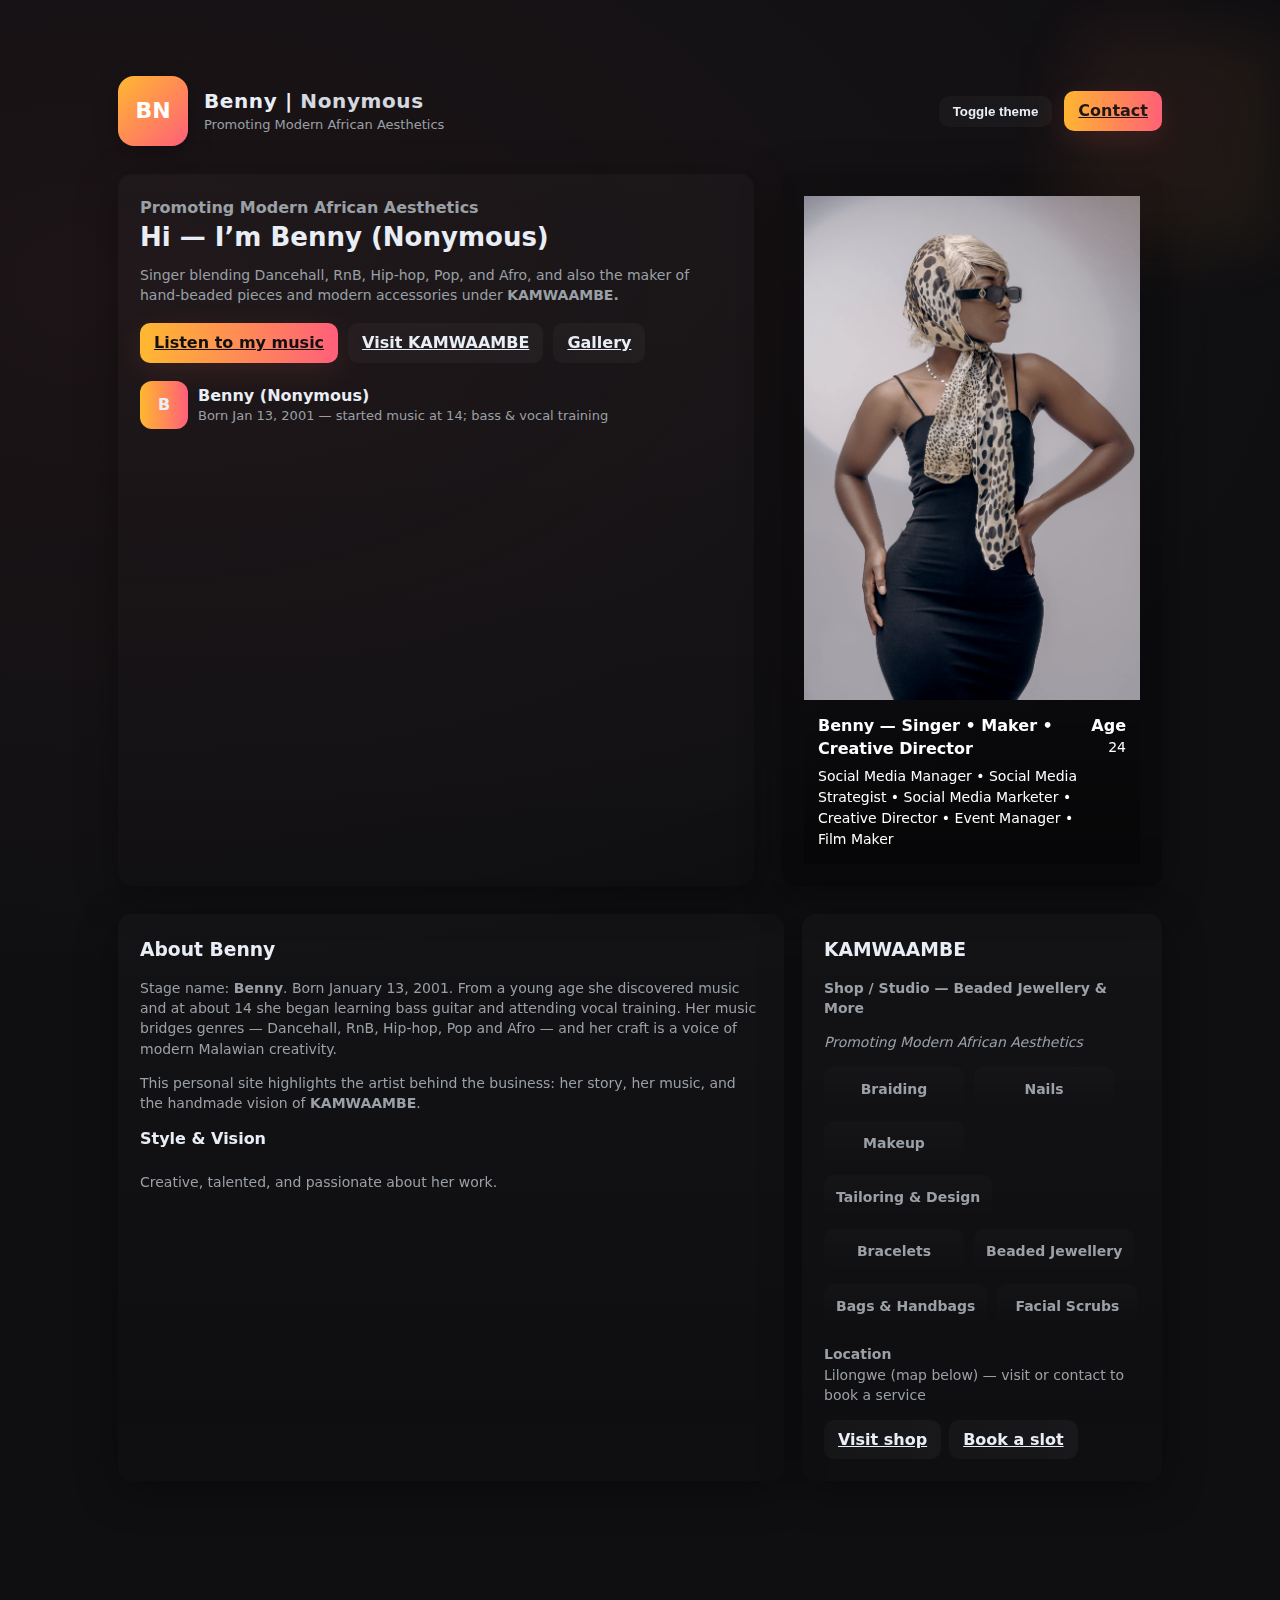
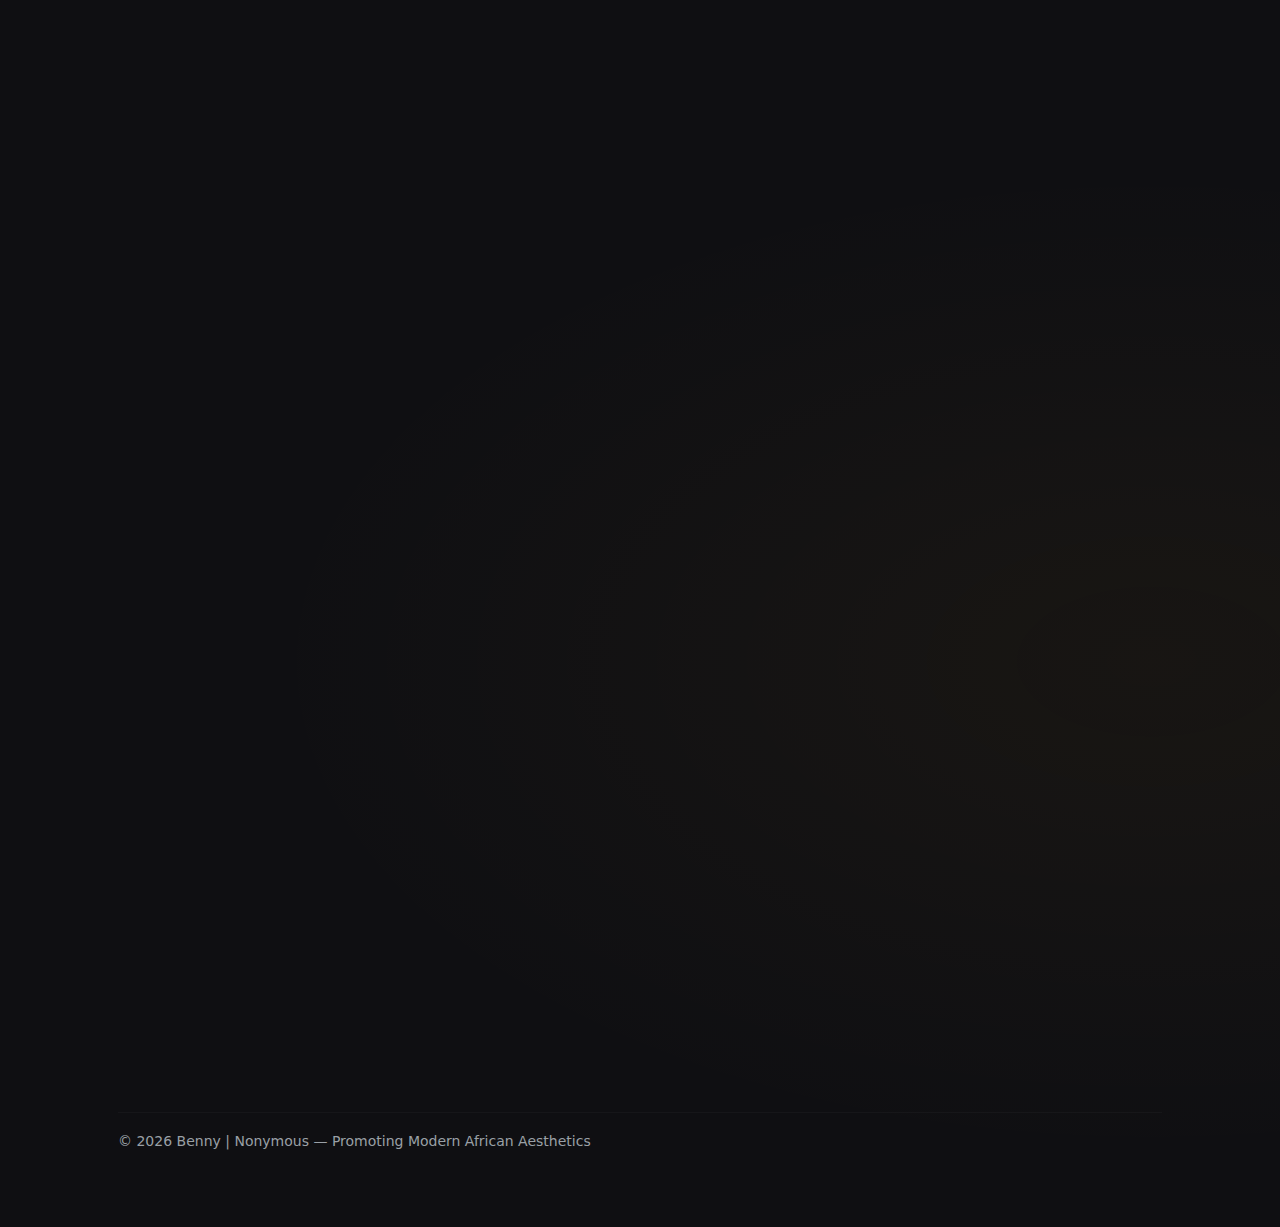
<file: index.html>
<!doctype html>
<html lang="en">
<head>
  <meta charset="utf-8" />
  <meta name="viewport" content="width=device-width, initial-scale=1, maximum-scale=1" />
  <title>Benny | Nonymous — Promoting Modern African Aesthetics</title>
  

  <meta name="description" content="Benny (Nonymous) — artist, singer and creator behind KAMWAAMBE. Promoting Modern African Aesthetics." />


  <!-- Scroll-to-top button -->
  

<style>
  /* Scroll-to-top button styles */
  .scroll-top {
    position: fixed;
    bottom: 24px;
    right: 24px;
    padding: 12px 16px;
    background: linear-gradient(90deg,var(--accent),var(--accent2));
    color: #111;
    border-radius: 12px;
    font-weight: 600;
    cursor: pointer;
    box-shadow: 0 6px 24px rgba(0,0,0,0.28);
    transition: transform 180ms ease, opacity 0.3s ease;
    opacity: 0;
    pointer-events: none;
    z-index: 999;
  }
  .scroll-top.show {
    opacity: 1;
    pointer-events: auto;
  }
</style>

<script>
  // --- Scroll-to-top button behavior ---
  document.addEventListener('DOMContentLoaded', () => {
    const scrollBtn = document.getElementById('scrollTopBtn');
    if(!scrollBtn) return;
    window.addEventListener('scroll', () => {
      if(window.scrollY > 300) scrollBtn.classList.add('show');
      else scrollBtn.classList.remove('show');
    });
    scrollBtn.addEventListener('click', () => {
      window.scrollTo({ top: 0, behavior: 'smooth' });
    });
  });
</script>


  <style>
    :root{
      --bg:#0f0f12;
      --surface:#121217;
      --muted:#9aa0a6;
      --accent:#ffb830;
      --accent2:#ff5f7a;
      --glass: rgba(255,255,255,0.04);
      --text:#e9eef6;
      --radius:14px;
      --transition:300ms cubic-bezier(.2,.9,.2,1);
    }
    body[data-theme='light']{
      --bg:#fbfbfc;
      --surface:#ffffff;
      --muted:#6b7280;
      --accent:#0b6bff;
      --accent2:#ff6b9a;
      --glass: rgba(0,0,0,0.04);
      --text:#0b1220;
    }



    *{box-sizing:border-box; -webkit-font-smoothing:antialiased}
   html, body {
  margin: 0;
  padding: 0;
  width: 100%;
  min-height: 100%;
  overflow-x: hidden; /* prevents horizontal scroll */
  scroll-behavior: smooth; /* smooth in-page anchors */
  -webkit-text-size-adjust: 100%;
  font-family: Inter, ui-sans-serif, system-ui, -apple-system, "Helvetica Neue", Arial;
  line-height: 1.45;
  color: var(--text);
  background: radial-gradient(1200px 700px at 10% 10%, rgba(255,111,97,0.06), transparent),
              radial-gradient(900px 500px at 90% 80%, rgba(255,184,48,0.04), transparent),
              var(--bg);
   /* optional for footer spacing */
}

    /* Container */
    .wrap{max-width:1100px;margin:48px auto;padding:28px;position:relative}

    input, textarea, select { font-size:16px; }

    /* Header / Hero */
    header{
      display:flex;gap:18px;align-items:center;justify-content:space-between;margin-bottom:28px;
    }
    .brand{display:flex;gap:16px;align-items:center}
    .logo{
      width:70px;height:70px;border-radius:16px;background:linear-gradient(135deg,var(--accent),var(--accent2));
      display:flex;align-items:center;justify-content:center;font-weight:700;color:white;font-size:22px;box-shadow:0 6px 24px rgba(0,0,0,0.28);
    }
    .brand h1{margin:0;font-size:20px;letter-spacing:0.6px}
    .brand p{margin:0;font-size:13px;color:var(--muted)}

    .controls{display:flex;gap:12px;align-items:center}
    .btn{
      border:0;padding:8px 14px;border-radius:10px;background:linear-gradient(90deg,rgba(255,255,255,0.03),var(--glass));
      color:var(--text);cursor:pointer;font-weight:600;backdrop-filter: blur(6px);
      transition:transform 180ms ease, box-shadow 180ms ease;
    }
    .btn:active{transform:translateY(1px)}
    .primary{
      background:linear-gradient(90deg,var(--accent),var(--accent2));
      color:#111;
      box-shadow: 0 8px 30px rgba(255,111,97,0.12);
    }

    /* Phone: stack controls, larger tap targets, primary full-width */
    @media (max-width: 480px){
      header{flex-wrap:wrap}
      .controls{width:100%;justify-content:stretch;gap:10px}
      .controls .btn{font-size:16px; padding:12px 16px; min-height:44px; border-radius:12px; -webkit-tap-highlight-color: rgba(0,0,0,0); flex:1}
      .controls .primary{width:100%; text-align:center}
    }

    /* Tablet: keep inline but increase tap comfort */
    @media (min-width: 481px) and (max-width: 880px){
      .controls{gap:12px}
      .controls .btn{font-size:15px; padding:10px 14px; min-height:44px; border-radius:12px; -webkit-tap-highlight-color: rgba(0,0,0,0);}
    }

    /* Hero card */
    .hero{
      display:grid;grid-template-columns:1fr 380px;gap:28px;align-items:stretch;margin-bottom:28px;
    }
    .card{
      background:linear-gradient(180deg, rgba(255,255,255,0.02), transparent);
      padding:22px;border-radius:var(--radius);box-shadow:0 10px 40px rgba(0,0,0,0.35);
    }

    .intro h2{margin:0 0 8px;font-size:26px}
    .intro p{margin:0;color:var(--muted)}

    .artist-photo{
      height:100%;border-radius:12px;overflow:hidden;position:relative;
      display:flex;flex-direction:column;justify-content:flex-end;
      background:linear-gradient(180deg, rgba(0,0,0,0.15), rgba(0,0,0,0.35));
    }
    .artist-photo img{width:100%;height:100%;object-fit:cover;display:block;filter:contrast(1.02) saturate(1.05);}
    .artist-meta{padding:14px;color:white;background:linear-gradient(180deg, rgba(0,0,0,0.0), rgba(0,0,0,0.35));}
    /* Ensure all caption text is white, including inline-colored elements */
    .artist-meta .muted{color:#fff !important}
    .artist-meta [style*="color"]{color:#fff !important}

    .slogan{font-weight:600;color:var(--accent);}

    /* Light theme: ensure hero text over image remains readable */
    body[data-theme='light'] .artist-meta{
      color:#fff;
      background:linear-gradient(180deg, rgba(0,0,0,0.05), rgba(0,0,0,0.6));
      text-shadow: 0 1px 2px rgba(0,0,0,0.45);
    }

    /* Sections */
    section{margin-bottom:28px;display:block}
    .grid{display:grid;gap:18px}
    .cols-2{grid-template-columns:1fr 360px}
    .cols-3{grid-template-columns:repeat(3,1fr)}
    .muted{color:var(--muted);font-size:14px}
    h3{margin:0 0 8px}

    /* Services list */
    .services{display:flex;flex-wrap:wrap;gap:10px}
    .service{
      background:linear-gradient(180deg, rgba(255,255,255,0.015), transparent);
      padding:12px;border-radius:10px;font-weight:600;font-size:14px;color:var(--muted);
      min-width:140px;text-align:center;
    }

    /* Gallery/flyers */
    .gallery{display:flex;gap:12px;flex-wrap:wrap}
    .flyer{
      flex:1 1 30%;min-width:180px;border-radius:12px;overflow:hidden;background:var(--surface);
      cursor:pointer;transform:translateY(0);transition:transform 350ms var(--transition);
      box-shadow:0 8px 30px rgba(2,6,23,0.45);
      position:relative;
    }
    .flyer img{width:100%;height:240px;object-fit:cover;display:block}
    .flyer .meta{padding:12px;background:linear-gradient(180deg, rgba(0,0,0,0), rgba(0,0,0,0.02));}
    .flyer:hover{transform:translateY(-8px)}
    .flyer .title{font-weight:700}

    /* Music section */
    .music-card{display:flex;gap:12px;align-items:center}
    .music-cover{width:96px;height:96px;border-radius:10px;overflow:hidden;flex-shrink:0}
    .tracks{display:flex;flex-direction:column;gap:8px}
    .track{display:flex;align-items:center;gap:10px; padding:10px;border-radius:10px;background:var(--glass)}

    /* Contact */
    .contact-grid{display:grid;grid-template-columns:1fr 380px;gap:18px}
    .map{height:300px;border-radius:12px;overflow:hidden}
    iframe{width:100%;height:100%;border:0}

    /* Footer */
    footer{margin-top:28px;padding-top:18px;border-top:1px solid rgba(255,255,255,0.03);display:flex;align-items:center;justify-content:space-between}
    .socials{display:flex;gap:10px}

    /* small screens */
    @media (max-width:880px){
      .hero{grid-template-columns:1fr; }
      .cols-2{grid-template-columns:1fr;}
      .contact-grid{grid-template-columns:1fr;}
      .artist-photo{height:320px}
    }

    /* Make hero image taller on phones */
@media (max-width: 880px) {
  .artist-photo {
    height: 650px; /* increase height for better visibility on phones */
  }
  .artist-photo img {
    height: 100%;
    width: 100%;
    object-fit: cover; /* keeps aspect ratio while filling container */
  }
}

    /* Music responsiveness */
    @media (max-width: 880px){
      .music-card{flex-direction:column; align-items:stretch}
      .music-cover{width:120px;height:120px}
    }
    @media (max-width: 480px){
      .music-cover{width:96px;height:96px}
      .tracks .track{font-size:14px}
    }



    /* Motion accents */
    .float{
      position:absolute;right:-80px;top:-40px;width:220px;height:220px;border-radius:20px;
      background:linear-gradient(135deg, rgba(255,111,97,0.09), rgba(255,184,48,0.07));
      filter: blur(36px);transform:translateZ(0);opacity:0.9;
      pointer-events:none; /* do not block clicks on header controls */
    }

    /* subtle reveal */
    .reveal{opacity:0;transform:translateY(16px);transition:all 700ms var(--transition)}
    .reveal.visible{opacity:1;transform:translateY(0)}
  </style>
  <!-- Scroll to top button -->


</head>
<body data-theme="dark">
  <div class="wrap">

    <header>
      <div class="brand">
        <div class="logo" aria-hidden>BN</div>
        <div>
          <h1>Benny | <span style="opacity:.9">Nonymous</span></h1>
          <p class="muted">Promoting Modern African Aesthetics</p>
        </div>
      </div>

      <div class="controls">
        <button id="themeToggle" class="btn" title="Toggle light / dark">Toggle theme</button>
        <a class="btn primary" href="#contact">Contact</a>
      </div>
    </header>

    <!-- Hero -->
    <div class="hero">
      <div class="card intro">
        <p class="slogan">Promoting Modern African Aesthetics</p>
        <h2>Hi — I’m <strong>Benny</strong> (Nonymous)</h2>
        <p class="muted">Singer blending Dancehall, RnB, Hip-hop, Pop, and Afro, and also the maker of hand-beaded pieces and modern accessories under <strong>KAMWAAMBE.</strong></p>

        <div style="margin-top:18px;display:flex;gap:10px;flex-wrap:wrap;">
          <a class="btn primary" href="music.html">Listen to my music</a>
          <a class="btn" href="#business">Visit KAMWAAMBE</a>
          <a class="btn" href="#gallery">Gallery</a>
        </div>

        <div style="margin-top:18px;display:flex;gap:10px;align-items:center;">
          <div style="display:flex;gap:10px;align-items:center">
            <div style="width:48px;height:48px;border-radius:12px;background:linear-gradient(90deg,var(--accent),var(--accent2));display:flex;align-items:center;justify-content:center;font-weight:700">B</div>
            <div>
              <div style="font-weight:700">Benny (Nonymous)</div>
              <div class="muted" style="font-size:13px">Born Jan 13, 2001 — started music at 14; bass & vocal training</div>
            </div>
          </div>
        </div>

        <!-- tag -->
      </div>

      <div class="artist-photo card" aria-hidden>
  <!-- Replace src with a nice portrait / hero image of her -->
  <img id="heroImg" src="benny.jpg" alt="Benny — artist portrait" loading="lazy">
  <div class="artist-meta">
    <div style="display:flex;justify-content:space-between;align-items:flex-start;gap:12px;">
      <div>
        <div style="font-weight:700">Benny — Singer • Maker • Creative Director</div>
        <!-- Add roles here -->
        <div style="margin-top:6px; font-size:14px; color:var(--muted); line-height:1.5;">
          Social Media Manager • Social Media Strategist • Social Media Marketer • Creative Director • Event Manager • Film Maker
        </div>
      </div>
      <div style="text-align:right">
        <div style="font-weight:700;color:var(--accent)">Age</div>
        <div class="muted">24</div>
      </div>
    </div>
  </div>
</div>
    </div>

    <!-- About & Business -->
    <section class="grid cols-2">
      <div class="card reveal" id="about">
        <h3>About Benny</h3>
        <p class="muted">Stage name: <strong>Benny</strong>. Born January 13, 2001. From a young age she discovered music and at about 14 she began learning bass guitar and attending vocal training. Her music bridges genres — Dancehall, RnB, Hip-hop, Pop and Afro — and her craft is a voice of modern Malawian creativity.</p>

        <p style="margin-top:12px" class="muted">This personal site highlights the artist behind the business: her story, her music, and the handmade vision of <strong>KAMWAAMBE</strong>.</p>

        <h4 style="margin-top:14px">Style & Vision</h4>
        <p class="muted">Creative, talented, and passionate about her work.</p>
      </div>

      <aside class="card reveal" id="business">
        <h3>KAMWAAMBE</h3>
        <p class="muted"><strong>Shop / Studio — Beaded Jewellery & More</strong></p>
        <p class="muted"><em>Promoting Modern African Aesthetics</em></p>

        <div style="margin-top:10px">
          <div class="services">
            <div class="service">Braiding</div>
            <div class="service">Nails</div>
            <div class="service">Makeup</div>
            <div class="service">Tailoring & Design</div>
            <div class="service">Bracelets</div>
            <div class="service">Beaded Jewellery</div>
            <div class="service">Bags & Handbags</div>
            <div class="service">Facial Scrubs</div>
          </div>
        </div>

        <div style="margin-top:14px">
          <strong class="muted">Location</strong>
          <div class="muted" style="font-size:14px">Lilongwe (map below) — visit or contact to book a service</div>
        </div>

        <div style="margin-top:14px;display:flex;gap:8px;flex-wrap:wrap">
          <a class="btn" href="https://www.google.com/maps/place/-13.986593265408748,33.76676049595485" id="shopLink">Visit shop</a>
          <a class="btn" href="#contact">Book a slot</a>
        </div>
      </aside>
    </section>

    <!-- Gallery / Flyers -->
    <section id="gallery" class="card reveal">
      <h3>Gallery & Flyers</h3>
      <p class="muted">A selection of artwork, promotional flyers, and product shots. Click to view or open social pages.</p>

      <div class="gallery" style="margin-top:12px">
        <!-- Replace images & links -->
        <div class="flyer" role="link" tabindex="0" onclick="openFlyer(0)" onkeypress="if(event.key==='Enter')openFlyer(0)">
          <img src="studio.jpg" alt="Flyer 1 — replace" loading="lazy">
          <div class="meta">
            <div class="title">Tailoring • Designing</div>
            <div class="muted">• Instagram</div>
          </div>
        </div>

        <div class="flyer" role="link" tabindex="0" onclick="openFlyer(1)" onkeypress="if(event.key==='Enter')openFlyer(1)">
          <img src="makeup.jpg" alt="Flyer 2 — replace" loading="lazy">
          <div class="meta">
            <div class="title">Makeup • Braiding</div>
            <div class="muted">• TikTok</div>
          </div>
        </div>

        <div class="flyer" role="link" tabindex="0" onclick="openFlyer(2)" onkeypress="if(event.key==='Enter')openFlyer(2)">
          <img src="music.jpg" alt="Flyer 3 — replace" loading="lazy">
          <div class="meta">
            <div class="title">Music • Events • Collaborations</div>
            <div class="muted">• Facebook </div>
          </div>
        </div>
      </div>

    </section>

    <!-- Music -->
    <section id="music" class="card reveal">
  <h3>Music & Collaborations</h3>

  <div class="music-card" style="margin-top:10px">
    <div class="music-cover">
      <img 
        src="benny1.jpg" 
        alt="cover" 
        style="width:100%;height:100%;object-fit:cover;border-radius:10px;">
    </div>

    <div class="tracks">
      <div class="muted">Featured Collaborations</div>
      <div class="track"><strong>Magic Mike</strong> — (collab)</div>
      <div class="track"><strong>IZZAH</strong> — (collab)</div>
      <div class="track"><strong>SAINT</strong> — (collab)</div>
    </div>

    <!-- Music platform link -->
    <div style="margin-top:16px;">
      <div class="muted" style="font-size:14px; margin-bottom:6px;">Listen on music platforms:</div>
      <a href="https://www.malawi-music.com/N/3126-nonymous" target="_blank" class="btn primary">Stream my song</a>
    </div>
  </div>
</section>


    <!-- Contact + Map -->
    <section id="contact" class="card reveal">
      <h3>Contact & Visit</h3>
      <div class="contact-grid" style="margin-top:12px">
        <div>
          <p class="muted">For bookings, collaborations, or custom pieces — send a message or use the social links.</p>

<form id="contactForm" 
      action="https://formspree.io/f/mnnoqndp" 
      method="POST" 
      onsubmit="event.preventDefault(); sendMessageAndSubmit();" 
      style="display:grid;gap:10px;margin-top:10px">

  <!-- Hidden fields for Formspree customization -->
  <input type="hidden" name="_subject" value="New Message from Website">
  <input type="hidden" id="redirectField" name="_next" value="thank-you.html">

  <input id="name" name="name" required placeholder="Your name" style="padding:10px;border-radius:8px;border:0;background:var(--glass);color:var(--text)">
  <input id="phone" name="phone" type="tel" inputmode="tel" autocomplete="tel" required placeholder="Phone number" style="padding:10px;border-radius:8px;border:0;background:var(--glass);color:var(--text)">
  <textarea id="message" name="message" required placeholder="Message / booking details" rows="4" style="padding:10px;border-radius:8px;border:0;background:var(--glass);color:var(--text)"></textarea>

  <div style="display:flex;gap:10px">
    <button type="submit" class="btn primary">Send Message</button>
    <button type="button" class="btn" onclick="openShop()">Visit Shop</button>
  </div>

  <div id="formNote" class="muted" style="font-size:13px"></div>
</form>

        </div>

        <aside>
          <div class="map">
            <!-- Google Maps Embed (replace lat,long if needed) -->
            <iframe id="mapFrame"
              src="https://maps.google.com/maps?q=-13.9626,33.7741&z=15&output=embed"
              loading="lazy" referrerpolicy="no-referrer-when-downgrade"></iframe>
          </div>

          <div style="margin-top:12px;display:flex;justify-content:space-between;align-items:center">
            <div>
              <div style="font-weight:700">KAMWAAMBE</div>
              <div class="muted" style="font-size:13px">Beaded Jewellery • Services</div>
            </div>
            <div class="socials">
              <!-- Replace hrefs with her real social links -->
              <a title="Instagram" href="https://www.instagram.com/mwnonymous/" class="btn">IG</a>
              <a title="Facebook" href="https://facebook.com/nonymousmw" class="btn">FB</a>
              <a title="TikTok" href="https://www.tiktok.com/@benny4767" class="btn">TT</a>
            </div>
          </div>
        </aside>
      </div>
    </section>

    <footer>
      <div class="muted">© <span id="year"></span> Benny | Nonymous — Promoting Modern African Aesthetics</div>
      
    </footer>

    <div class="float" aria-hidden id="floatBlob"></div>

    <!-- Scroll-to-top button (moved from head into body) -->
    <button id="scrollTopBtn" class="scroll-top" aria-label="Scroll to top">↑ Top</button>

  </div>

  <script>
  function sendMessageAndSubmit() {
    const name = document.getElementById('name').value;
    const phone = document.getElementById('phone').value;
    const message = document.getElementById('message').value;

    // Example: your custom logic, e.g., showing a note
    const note = document.getElementById('formNote');
    note.textContent = "Sending your message...";
    note.style.color = "green";

    // Ensure Formspree redirect uses absolute URL
    const redirect = document.getElementById('redirectField');
    if (redirect) {
      redirect.value = new URL(redirect.value, window.location.href).toString();
    }
   
    document.getElementById('contactForm').submit();
  }
</script>

  <script>
    // --- Theme toggle ---
    const themeToggle = document.getElementById('themeToggle');
    const root = document.documentElement;
    // Save preference in localStorage
    function currentTheme(){ return document.body.getAttribute('data-theme') || 'dark' }
    themeToggle.addEventListener('click', ()=>{
      const next = currentTheme() === 'dark' ? 'light' : 'dark';
      document.body.setAttribute('data-theme', next);
      localStorage.setItem('bn_theme', next);
    });
    // load pref
    (function(){
      const pref = localStorage.getItem('bn_theme');
      if(pref) document.body.setAttribute('data-theme', pref);
      document.getElementById('year').textContent = new Date().getFullYear();
    })();

    // --- smooth scroll + focus for Contact/Book links ---
    document.querySelectorAll('a[href="#contact"]').forEach((a)=>{
      a.addEventListener('click', (e)=>{
        // let browser handle hash but enhance with focus after smooth scroll
        e.preventDefault();
        const target = document.getElementById('contact');
        if(target){
          target.scrollIntoView({ behavior: 'smooth', block: 'start' });
          setTimeout(()=>{
            const nameInput = document.getElementById('name');
            if(nameInput) nameInput.focus();
          }, 450);
        }
        // keep URL hash consistent
        history.pushState(null, '', '#contact');
      });
    });

    // --- simple gallery flyer open (link placeholders) ---
    const flyers = [
      { title:'Signature Beaded Collection', url:'https://www.instagram.com/kamwaambe/' },
      { title:'KAMWAAMBE Studio Promo', url:'https://www.tiktok.com/@benny4767' },
      { title:'Live Performance • Nonymous', url:'https://facebook.com/nonymousmw' }
    ];
    function openFlyer(i){
      const f = flyers[i];
      if(f && f.url && f.url !== '#') window.open(f.url, '_blank');
      else alert('Flyer link not set. Replace placeholder links in the code with real social/shop URLs.');
    }

    function openShop() {
  // Google Maps URL (opens in new tab)
  const mapURL = "https://www.google.com/maps/place/-13.986593265408748,33.76676049595485";
  window.open(mapURL, "_blank");
}

    // --- contact form demo (no backend) ---
    function sendMessage(){
      
      const note = document.getElementById('formNote');
      note.textContent = 'Message captured — please replace with a working backend to receive messages.';
      note.style.color = 'var(--accent2)';
      setTimeout(()=> note.textContent='', 4200);
    }

    // --- reveal on scroll ---
    const reveals = document.querySelectorAll('.reveal');
    function checkReveal(){
      const windowBottom = window.innerHeight;
      reveals.forEach(el=>{
        const rect = el.getBoundingClientRect();
        if(rect.top < windowBottom - 80) el.classList.add('visible');
      });
    }
    checkReveal();
    window.addEventListener('scroll', checkReveal);

    // --- subtle floating blob motion ---
    const blob = document.getElementById('floatBlob');
    let t = 0;
    function animateBlob(){
      t += 0.01;
      const x = Math.sin(t*0.8) * 40;
      const y = Math.cos(t*0.9) * 22;
      blob.style.transform = `translate(${x}px, ${y}px) rotate(${t*8}deg)`;
      requestAnimationFrame(animateBlob);
    }
    animateBlob();

    // --- interactive tilt on hero image ---
    const hero = document.querySelector('.artist-photo');
    hero.addEventListener('mousemove', e=>{
      const rect = hero.getBoundingClientRect();
      const mx = (e.clientX - rect.left) / rect.width - 0.5;
      const my = (e.clientY - rect.top) / rect.height - 0.5;
      hero.style.transform = `perspective(900px) rotateY(${mx*4}deg) rotateX(${my*-3.5}deg)`;
      hero.style.transition = 'transform 120ms linear';
    });
    hero.addEventListener('mouseleave', ()=>hero.style.transform='none');

    // --- small animation for gallery entries on hover (JS fallback) ---
    document.querySelectorAll('.flyer').forEach((el,i)=>{
      el.addEventListener('mouseenter', ()=> el.style.boxShadow = '0 18px 60px rgba(2,6,23,0.55)');
      el.addEventListener('mouseleave', ()=> el.style.boxShadow = '0 8px 30px rgba(2,6,23,0.45)');
    });

    // Accessibility: keyboard nav for flyers
    document.querySelectorAll('.flyer').forEach((el,i)=>{
      el.addEventListener('keydown', (e)=>{ if(e.key === 'Enter') openFlyer(i) });
    });

    
  </script>
</body>
</html>
</file>
